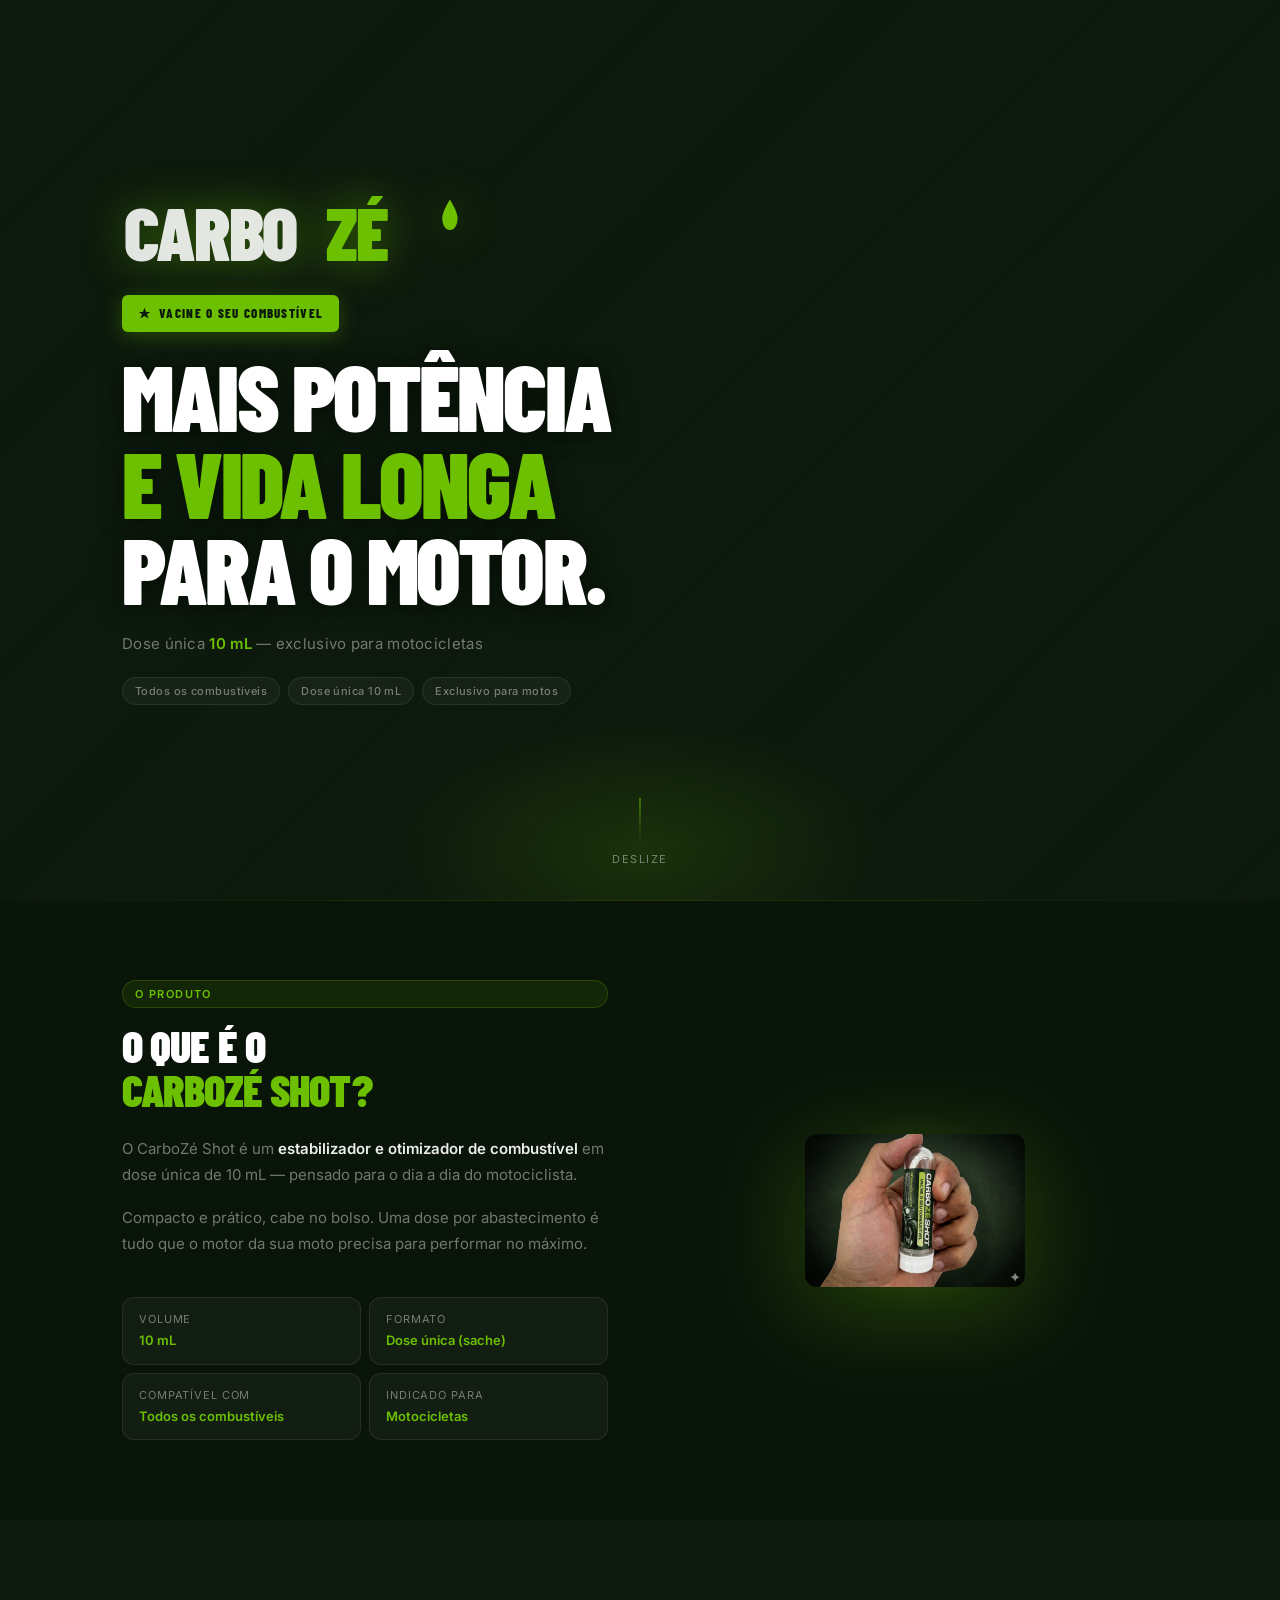
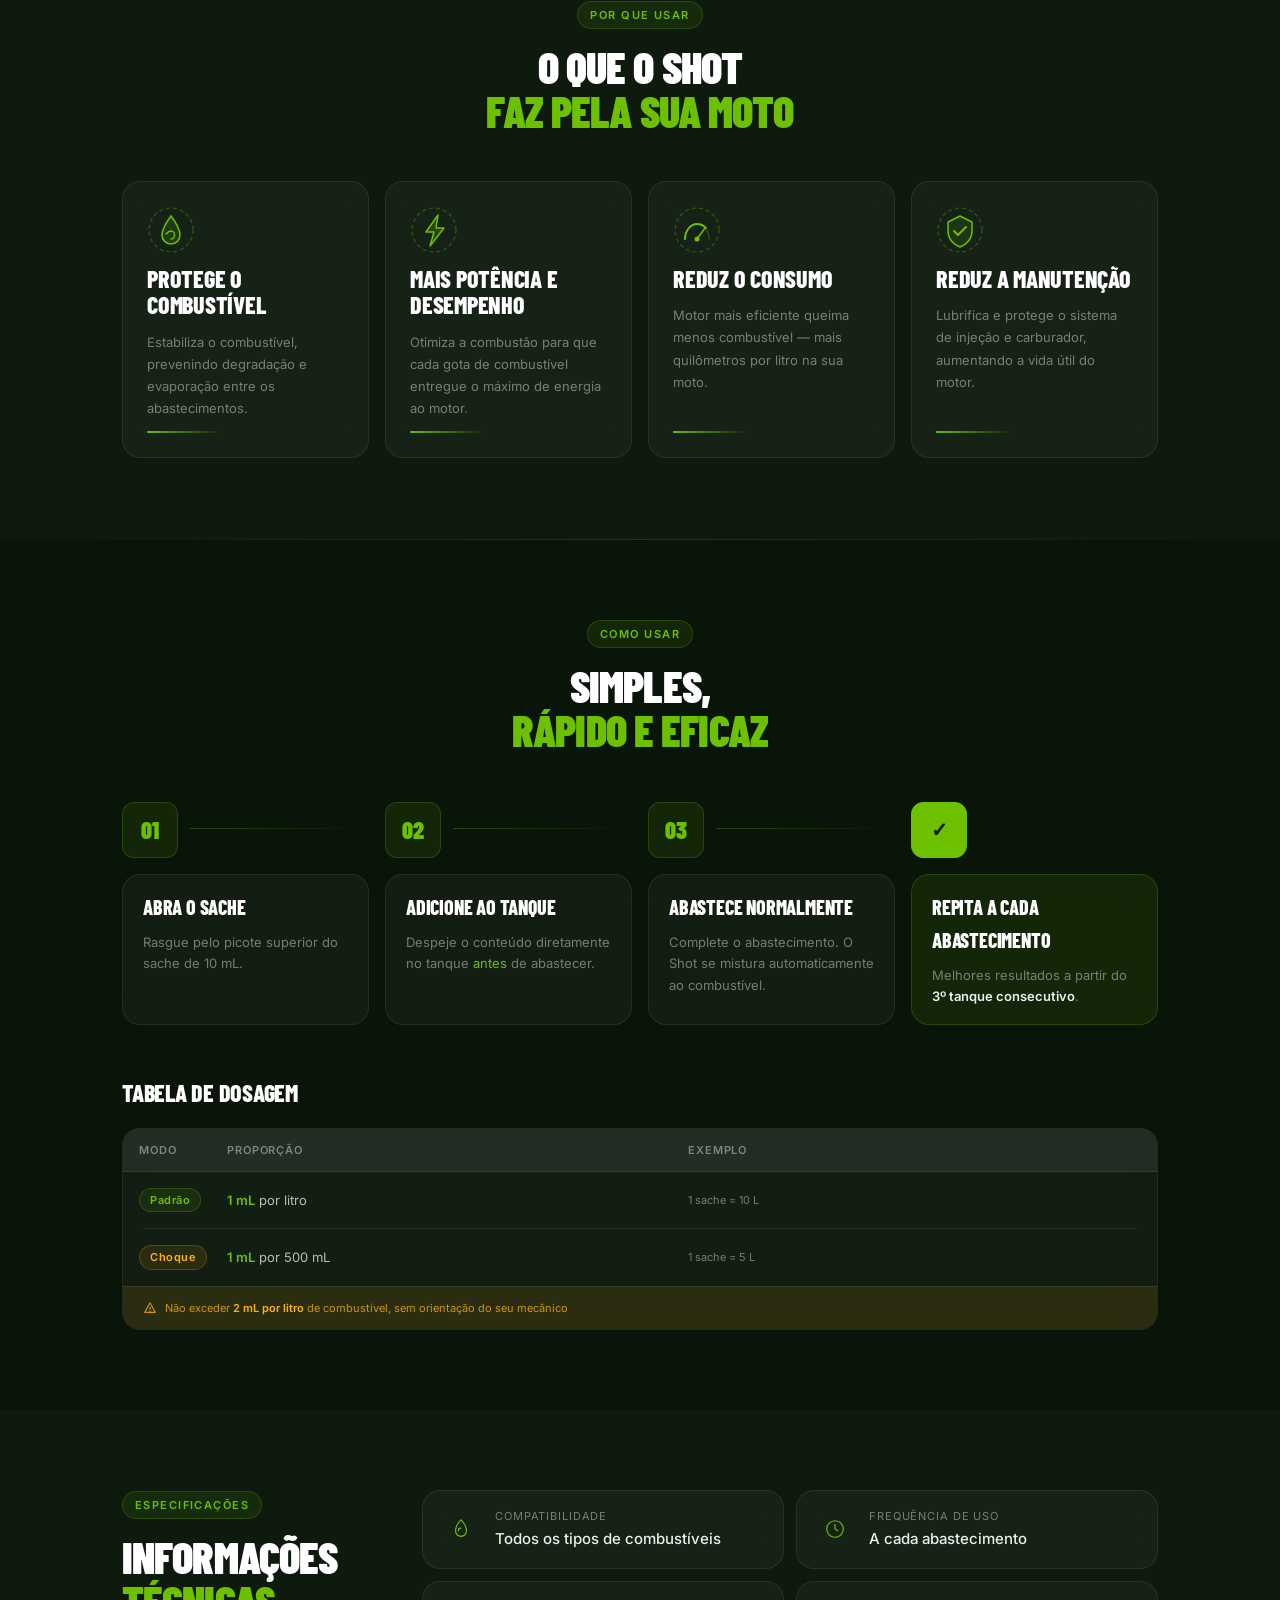
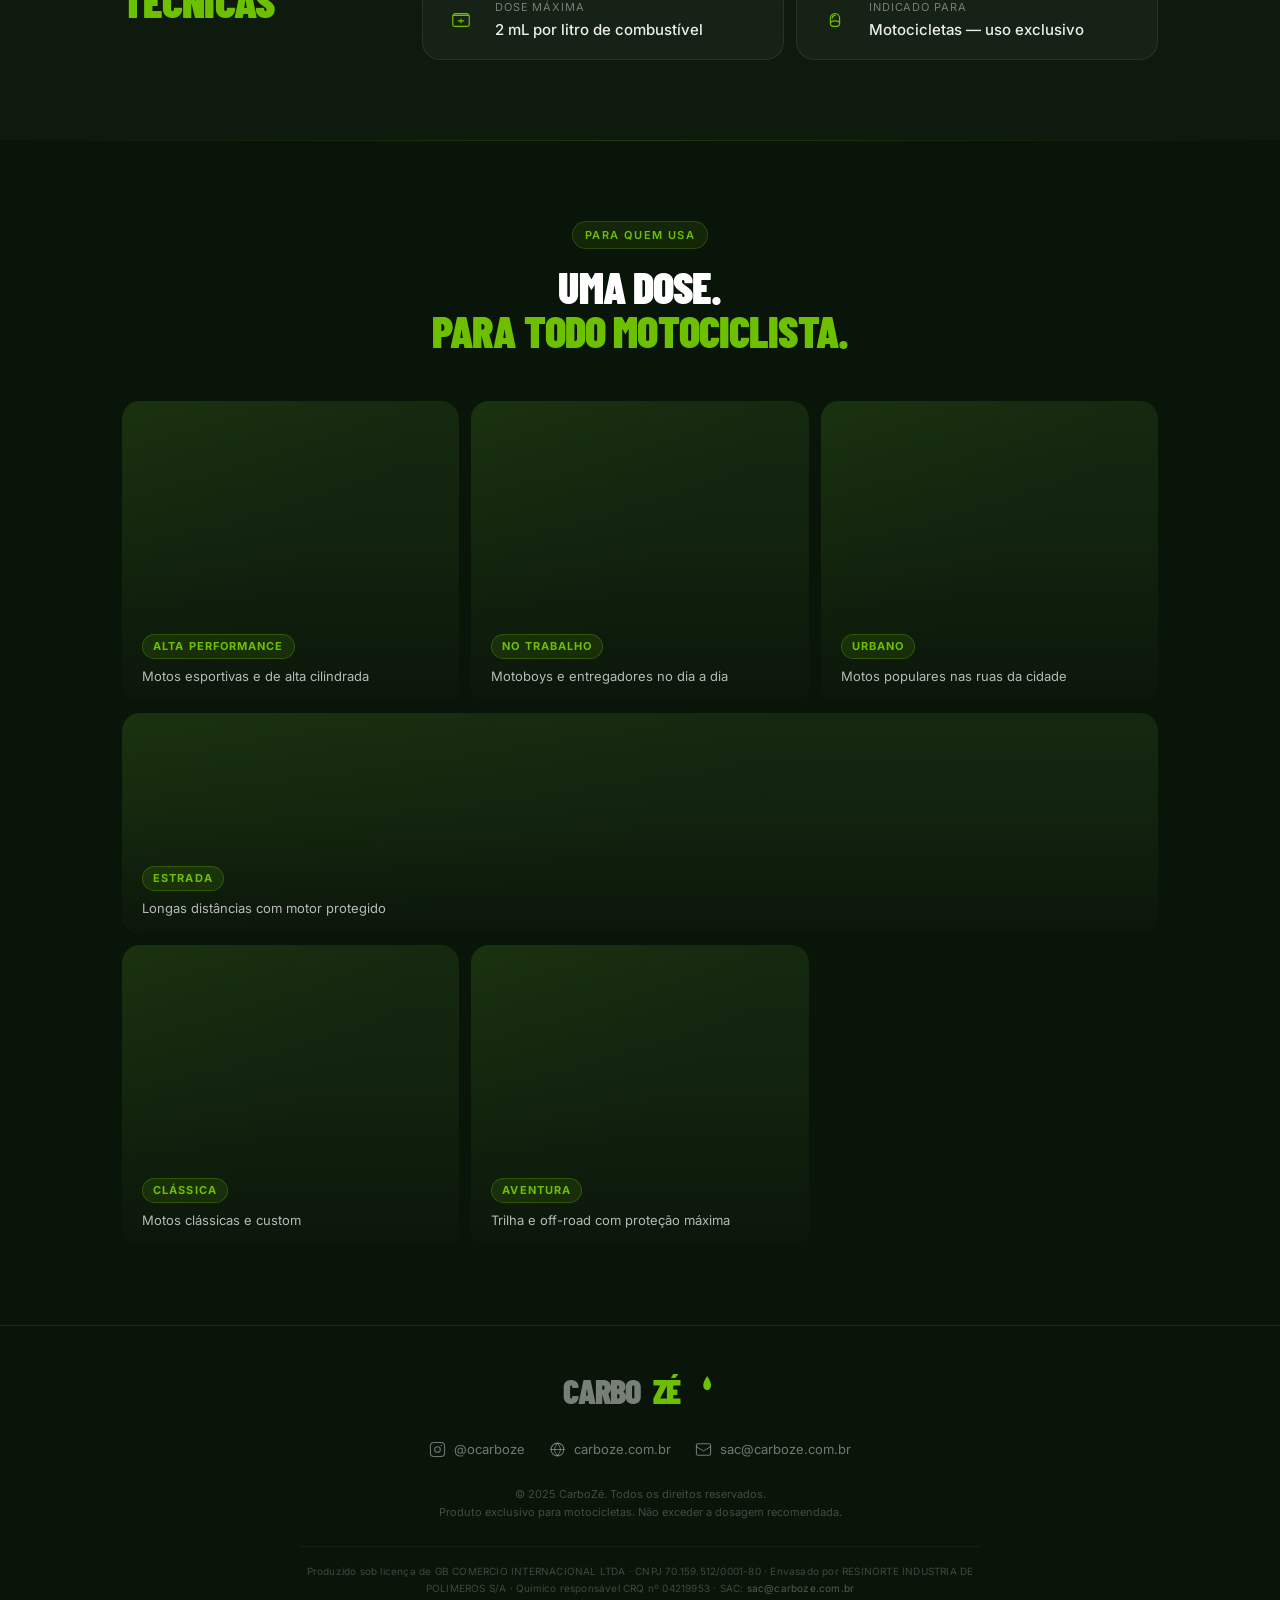
<file: index.html>
<!DOCTYPE html>
<html lang="pt-BR">
<head>
  <meta charset="UTF-8">
  <meta name="viewport" content="width=device-width, initial-scale=1.0, viewport-fit=cover">
  <title>CarboZé Shot — Vacine o Seu Combustível</title>

  <meta name="description" content="CarboZé Shot: estabilizador e otimizador de combustível em dose única 10mL, exclusivo para motocicletas. Mais potência e vida longa para o motor.">
  <meta name="keywords" content="CarboZé, Shot, estabilizador combustível, moto, motocicleta, aditivo combustível, sache">
  <meta name="author" content="CarboZé">
  <meta name="robots" content="index, follow">
  <link rel="canonical" href="https://shot.carboze.com.br">

  <meta property="og:type" content="website">
  <meta property="og:url" content="https://shot.carboze.com.br">
  <meta property="og:title" content="CarboZé Shot — Vacine o Seu Combustível">
  <meta property="og:description" content="Dose única 10mL. Mais potência e vida longa para o motor da sua moto. Compatível com todos os combustíveis.">
  <meta property="og:site_name" content="CarboZé">
  <meta name="twitter:card" content="summary_large_image">
  <meta name="twitter:title" content="CarboZé Shot — Vacine o Seu Combustível">
  <meta name="twitter:description" content="Estabilizador de combustível em dose única para motos.">

  <link rel="icon" href="data:image/svg+xml,<svg xmlns='http://www.w3.org/2000/svg' viewBox='0 0 100 100'><rect width='100' height='100' rx='20' fill='%230d1a0d'/><text x='50' y='76' text-anchor='middle' font-size='68' font-family='Impact,sans-serif' font-weight='900' fill='%236CC000'>Z</text></svg>">

  <link rel="preconnect" href="https://fonts.googleapis.com">
  <link rel="preconnect" href="https://fonts.gstatic.com" crossorigin>
  <link href="https://fonts.googleapis.com/css2?family=Barlow+Condensed:wght@400;600;700;800;900&family=Inter:wght@300;400;500;600&display=swap" rel="stylesheet">

  <link rel="stylesheet" href="css/style.css">
</head>
<body>

  <canvas id="particles-canvas" aria-hidden="true"></canvas>

  <!-- ═══════════════════════════════════════
       HERO
  ════════════════════════════════════════ -->
  <section class="hero" id="hero">
    <div class="hero__bg" aria-hidden="true">
      <video
        class="hero__video"
        src="https://carboze.com.br/assets/cz-fuel-pour-D7fFGdRa.mp4"
        autoplay
        muted
        loop
        playsinline
      ></video>
      <div class="hero__overlay"></div>
      <div class="hero__glow"></div>
    </div>

    <div class="hero__content container">
      <div class="hero__logo reveal reveal--up">
        <svg viewBox="0 0 310 66" xmlns="http://www.w3.org/2000/svg" role="img" aria-label="CarboZé" class="logo-svg">
          <title>CarboZé</title>
          <text x="2" y="60" font-family="'Barlow Condensed',Impact,'Arial Narrow',sans-serif" font-weight="900" font-size="68" fill="rgba(255,255,255,0.88)" letter-spacing="-2">CARBO</text>
          <text x="186" y="60" font-family="'Barlow Condensed',Impact,'Arial Narrow',sans-serif" font-weight="900" font-size="68" fill="#6CC000" letter-spacing="-2">ZÉ</text>
          <path d="M299,4 C299,4 292,15 292,21 C292,27.6 295.1,32 299,32 C302.9,32 306,27.6 306,21 C306,15 299,4 299,4Z" fill="#6CC000"/>
        </svg>
      </div>

      <div class="hero__badge reveal reveal--up" style="--delay:0.1s">
        <svg class="badge__icon" viewBox="0 0 16 16" fill="none" xmlns="http://www.w3.org/2000/svg" aria-hidden="true">
          <path d="M8 1L10 6H15L11 9L13 14L8 11L3 14L5 9L1 6H6L8 1Z" fill="#0d1a0d"/>
        </svg>
        <span>VACINE O SEU COMBUSTÍVEL</span>
      </div>

      <h1 class="hero__headline reveal reveal--up" style="--delay:0.2s">
        MAIS POTÊNCIA<br>
        <em>E VIDA LONGA</em><br>
        PARA O MOTOR.
      </h1>

      <p class="hero__sub reveal reveal--up" style="--delay:0.3s">
        Dose única <strong>10 mL</strong> &mdash; exclusivo para motocicletas
      </p>

      <div class="hero__chips reveal reveal--up" style="--delay:0.4s">
        <span class="chip">Todos os combustíveis</span>
        <span class="chip">Dose única 10 mL</span>
        <span class="chip">Exclusivo para motos</span>
      </div>
    </div>

    <div class="scroll-indicator" aria-hidden="true">
      <div class="scroll-indicator__line"></div>
      <span class="scroll-indicator__label">Deslize</span>
    </div>
  </section>


  <!-- ═══════════════════════════════════════
       O QUE É
  ════════════════════════════════════════ -->
  <section class="product" id="produto">
    <div class="container">
      <div class="product__grid">

        <div class="product__text">
          <span class="section-tag reveal reveal--left">O produto</span>
          <h2 class="section-title reveal reveal--left" style="--delay:0.1s">
            O QUE É O<br><span class="text-green">CARBOZÉ SHOT?</span>
          </h2>
          <p class="product__desc reveal reveal--left" style="--delay:0.15s">
            O CarboZé Shot é um <strong>estabilizador e otimizador de combustível</strong>
            em dose única de 10 mL — pensado para o dia a dia do motociclista.
          </p>
          <p class="product__desc reveal reveal--left" style="--delay:0.2s">
            Compacto e prático, cabe no bolso. Uma dose por abastecimento é tudo
            que o motor da sua moto precisa para performar no máximo.
          </p>
          <ul class="product__specs reveal reveal--left" style="--delay:0.25s" aria-label="Especificações do produto">
            <li><span class="spec-label">Volume</span><span class="spec-value">10 mL</span></li>
            <li><span class="spec-label">Formato</span><span class="spec-value">Dose única (sache)</span></li>
            <li><span class="spec-label">Compatível com</span><span class="spec-value">Todos os combustíveis</span></li>
            <li><span class="spec-label">Indicado para</span><span class="spec-value">Motocicletas</span></li>
          </ul>
        </div>

        <div class="product__visual reveal reveal--right" style="--delay:0.1s">
          <div class="product__mockup-wrap">
            <div class="product__glow-ring"></div>
            <img
              src="img/mockup.jpeg"
              alt="CarboZé Shot — tubo 10mL na mão"
              class="product__mockup-img"
              loading="lazy"
            />
          </div>
        </div>

      </div>
    </div>
  </section>


  <!-- ═══════════════════════════════════════
       BENEFÍCIOS
  ════════════════════════════════════════ -->
  <section class="benefits" id="beneficios">
    <div class="container">
      <div class="section-header reveal reveal--up">
        <span class="section-tag">Por que usar</span>
        <h2 class="section-title">
          O QUE O SHOT<br><span class="text-green">FAZ PELA SUA MOTO</span>
        </h2>
      </div>

      <div class="benefits__grid" role="list">

        <article class="benefit-card glass-card reveal reveal--up tilt-card" style="--delay:0.05s" role="listitem">
          <div class="benefit-card__icon" aria-hidden="true">
            <svg viewBox="0 0 48 48" fill="none" xmlns="http://www.w3.org/2000/svg">
              <circle cx="24" cy="24" r="22" stroke="#6CC000" stroke-width="1.2" stroke-dasharray="4 3" opacity="0.35"/>
              <path d="M24 10C24 10 15 22 15 29C15 34 19 38 24 38C29 38 33 34 33 29C33 22 24 10 24 10Z" fill="#6CC000" opacity="0.15"/>
              <path d="M24 10C24 10 15 22 15 29C15 34 19 38 24 38C29 38 33 34 33 29C33 22 24 10 24 10Z" stroke="#6CC000" stroke-width="1.5" fill="none"/>
              <path d="M19 28C19 28 21.5 25 24 25C26 25 27.5 27 27.5 29C27.5 31 26 33 24 33" stroke="#6CC000" stroke-width="1.5" stroke-linecap="round"/>
            </svg>
          </div>
          <h3 class="benefit-card__title">Protege o Combustível</h3>
          <p class="benefit-card__desc">Estabiliza o combustível, prevenindo degradação e evaporação entre os abastecimentos.</p>
          <div class="benefit-card__line" aria-hidden="true"></div>
        </article>

        <article class="benefit-card glass-card reveal reveal--up tilt-card" style="--delay:0.1s" role="listitem">
          <div class="benefit-card__icon" aria-hidden="true">
            <svg viewBox="0 0 48 48" fill="none" xmlns="http://www.w3.org/2000/svg">
              <circle cx="24" cy="24" r="22" stroke="#6CC000" stroke-width="1.2" stroke-dasharray="4 3" opacity="0.35"/>
              <path d="M28 9L16 26H24L20 40L34 22H26L28 9Z" fill="#6CC000" opacity="0.2"/>
              <path d="M28 9L16 26H24L20 40L34 22H26L28 9Z" stroke="#6CC000" stroke-width="1.5" stroke-linejoin="round"/>
            </svg>
          </div>
          <h3 class="benefit-card__title">Mais Potência e Desempenho</h3>
          <p class="benefit-card__desc">Otimiza a combustão para que cada gota de combustível entregue o máximo de energia ao motor.</p>
          <div class="benefit-card__line" aria-hidden="true"></div>
        </article>

        <article class="benefit-card glass-card reveal reveal--up tilt-card" style="--delay:0.15s" role="listitem">
          <div class="benefit-card__icon" aria-hidden="true">
            <svg viewBox="0 0 48 48" fill="none" xmlns="http://www.w3.org/2000/svg">
              <circle cx="24" cy="24" r="22" stroke="#6CC000" stroke-width="1.2" stroke-dasharray="4 3" opacity="0.35"/>
              <path d="M12 33C12 25 17.4 18 24 18C30.6 18 36 25 36 33" stroke="#6CC000" stroke-width="1.2" stroke-linecap="round" fill="none" opacity="0.35"/>
              <path d="M12 33C12 25 17.4 18 24 18C27.5 18 30.6 19.5 32.8 22" stroke="#6CC000" stroke-width="2" stroke-linecap="round" fill="none"/>
              <circle cx="24" cy="33" r="2.5" fill="#6CC000"/>
              <line x1="24" y1="33" x2="32" y2="22" stroke="#6CC000" stroke-width="1.5" stroke-linecap="round"/>
            </svg>
          </div>
          <h3 class="benefit-card__title">Reduz o Consumo</h3>
          <p class="benefit-card__desc">Motor mais eficiente queima menos combustível — mais quilômetros por litro na sua moto.</p>
          <div class="benefit-card__line" aria-hidden="true"></div>
        </article>

        <article class="benefit-card glass-card reveal reveal--up tilt-card" style="--delay:0.2s" role="listitem">
          <div class="benefit-card__icon" aria-hidden="true">
            <svg viewBox="0 0 48 48" fill="none" xmlns="http://www.w3.org/2000/svg">
              <circle cx="24" cy="24" r="22" stroke="#6CC000" stroke-width="1.2" stroke-dasharray="4 3" opacity="0.35"/>
              <path d="M24 10L36 16V25C36 32.5 30.5 38.8 24 41C17.5 38.8 12 32.5 12 25V16L24 10Z" fill="#6CC000" opacity="0.12"/>
              <path d="M24 10L36 16V25C36 32.5 30.5 38.8 24 41C17.5 38.8 12 32.5 12 25V16L24 10Z" stroke="#6CC000" stroke-width="1.5" stroke-linejoin="round" fill="none"/>
              <path d="M18 25L22 29L30 21" stroke="#6CC000" stroke-width="2" stroke-linecap="round" stroke-linejoin="round"/>
            </svg>
          </div>
          <h3 class="benefit-card__title">Reduz a Manutenção</h3>
          <p class="benefit-card__desc">Lubrifica e protege o sistema de injeção e carburador, aumentando a vida útil do motor.</p>
          <div class="benefit-card__line" aria-hidden="true"></div>
        </article>

      </div>
    </div>
  </section>


  <!-- ═══════════════════════════════════════
       MODO DE USO
  ════════════════════════════════════════ -->
  <section class="howto" id="como-usar">
    <div class="container">
      <div class="section-header reveal reveal--up">
        <span class="section-tag">Como usar</span>
        <h2 class="section-title">
          SIMPLES,<br><span class="text-green">RÁPIDO E EFICAZ</span>
        </h2>
      </div>

      <div class="steps" role="list">

        <div class="step reveal reveal--up" role="listitem" style="--delay:0.05s">
          <div class="step__head">
            <div class="step__number" aria-hidden="true">01</div>
            <div class="step__connector-h" aria-hidden="true"></div>
          </div>
          <div class="step__content glass-card">
            <h3 class="step__title">Abra o sache</h3>
            <p class="step__desc">Rasgue pelo picote superior do sache de 10 mL.</p>
          </div>
        </div>

        <div class="step reveal reveal--up" role="listitem" style="--delay:0.1s">
          <div class="step__head">
            <div class="step__number" aria-hidden="true">02</div>
            <div class="step__connector-h" aria-hidden="true"></div>
          </div>
          <div class="step__content glass-card">
            <h3 class="step__title">Adicione ao tanque</h3>
            <p class="step__desc">Despeje o conteúdo diretamente no tanque <em>antes</em> de abastecer.</p>
          </div>
        </div>

        <div class="step reveal reveal--up" role="listitem" style="--delay:0.15s">
          <div class="step__head">
            <div class="step__number" aria-hidden="true">03</div>
            <div class="step__connector-h" aria-hidden="true"></div>
          </div>
          <div class="step__content glass-card">
            <h3 class="step__title">Abastece normalmente</h3>
            <p class="step__desc">Complete o abastecimento. O Shot se mistura automaticamente ao combustível.</p>
          </div>
        </div>

        <div class="step step--last reveal reveal--up" role="listitem" style="--delay:0.2s">
          <div class="step__head">
            <div class="step__number step__number--done" aria-hidden="true">✓</div>
          </div>
          <div class="step__content glass-card step__content--done">
            <h3 class="step__title">Repita a cada abastecimento</h3>
            <p class="step__desc">Melhores resultados a partir do <strong>3º tanque consecutivo</strong>.</p>
          </div>
        </div>

      </div>

      <!-- Dosagem -->
      <div class="dosage reveal reveal--up" style="--delay:0.1s">
        <h3 class="dosage__title">Tabela de Dosagem</h3>
        <div class="dosage__table glass-card" role="table" aria-label="Tabela de dosagem CarboZé Shot">
          <div class="dosage__header" role="row">
            <span role="columnheader">Modo</span>
            <span role="columnheader">Proporção</span>
            <span role="columnheader">Exemplo</span>
          </div>
          <div class="dosage__row" role="row">
            <span role="cell"><span class="d-badge d-badge--std">Padrão</span></span>
            <span role="cell"><strong>1 mL</strong> por litro</span>
            <span role="cell" class="dosage__ex">1 sache = 10 L</span>
          </div>
          <div class="dosage__divider" aria-hidden="true"></div>
          <div class="dosage__row" role="row">
            <span role="cell"><span class="d-badge d-badge--shock">Choque</span></span>
            <span role="cell"><strong>1 mL</strong> por 500 mL</span>
            <span role="cell" class="dosage__ex">1 sache = 5 L</span>
          </div>
          <div class="dosage__warn" role="note">
            <svg viewBox="0 0 16 16" fill="none" xmlns="http://www.w3.org/2000/svg" width="14" height="14" aria-hidden="true">
              <path d="M8 2L14 13H2L8 2Z" stroke="currentColor" stroke-width="1.2" stroke-linejoin="round"/>
              <line x1="8" y1="7" x2="8" y2="10" stroke="currentColor" stroke-width="1.2" stroke-linecap="round"/>
              <circle cx="8" cy="12" r="0.7" fill="currentColor"/>
            </svg>
            <span>Não exceder <strong>2 mL por litro</strong> de combustível, sem orientação do seu mecânico</span>
          </div>
        </div>
      </div>

    </div>
  </section>


  <!-- ═══════════════════════════════════════
       INFORMAÇÕES TÉCNICAS
  ════════════════════════════════════════ -->
  <section class="tech" id="tecnico">
    <div class="container">
      <div class="tech__layout">
        <div class="tech__header reveal reveal--left">
          <span class="section-tag">Especificações</span>
          <h2 class="section-title">
            INFORMAÇÕES<br><span class="text-green">TÉCNICAS</span>
          </h2>
        </div>
        <div class="tech__items">
          <div class="tech-item glass-card reveal reveal--right" style="--delay:0s">
            <div class="tech-item__icon" aria-hidden="true">
              <svg viewBox="0 0 24 24" fill="none" xmlns="http://www.w3.org/2000/svg">
                <path d="M12 2C12 2 6 8 6 14C6 17.3 8.7 20 12 20C15.3 20 18 17.3 18 14C18 8 12 2 12 2Z" stroke="#6CC000" stroke-width="1.3"/>
                <path d="M9 14C9 12.3 10.3 11 12 11" stroke="#6CC000" stroke-width="1.3" stroke-linecap="round"/>
              </svg>
            </div>
            <div>
              <span class="tech-item__label">Compatibilidade</span>
              <span class="tech-item__value">Todos os tipos de combustíveis</span>
            </div>
          </div>
          <div class="tech-item glass-card reveal reveal--right" style="--delay:0.05s">
            <div class="tech-item__icon" aria-hidden="true">
              <svg viewBox="0 0 24 24" fill="none" xmlns="http://www.w3.org/2000/svg">
                <circle cx="12" cy="12" r="9" stroke="#6CC000" stroke-width="1.3"/>
                <path d="M12 7V12L15 14" stroke="#6CC000" stroke-width="1.3" stroke-linecap="round"/>
              </svg>
            </div>
            <div>
              <span class="tech-item__label">Frequência de uso</span>
              <span class="tech-item__value">A cada abastecimento</span>
            </div>
          </div>
          <div class="tech-item glass-card reveal reveal--right" style="--delay:0.1s">
            <div class="tech-item__icon" aria-hidden="true">
              <svg viewBox="0 0 24 24" fill="none" xmlns="http://www.w3.org/2000/svg">
                <path d="M3 7H21M3 7V17C3 18.1 3.9 19 5 19H19C20.1 19 21 18.1 21 17V7M3 7L5 5H19L21 7" stroke="#6CC000" stroke-width="1.3" stroke-linejoin="round"/>
                <line x1="12" y1="11" x2="12" y2="15" stroke="#6CC000" stroke-width="1.3" stroke-linecap="round"/>
                <line x1="9" y1="13" x2="15" y2="13" stroke="#6CC000" stroke-width="1.3" stroke-linecap="round"/>
              </svg>
            </div>
            <div>
              <span class="tech-item__label">Dose máxima</span>
              <span class="tech-item__value">2 mL por litro de combustível</span>
            </div>
          </div>
          <div class="tech-item glass-card reveal reveal--right" style="--delay:0.15s">
            <div class="tech-item__icon" aria-hidden="true">
              <svg viewBox="0 0 24 24" fill="none" xmlns="http://www.w3.org/2000/svg">
                <ellipse cx="12" cy="16" rx="5" ry="3" stroke="#6CC000" stroke-width="1.3"/>
                <path d="M7 16V10C7 7.2 9.2 5 12 5C14.8 5 17 7.2 17 10V16" stroke="#6CC000" stroke-width="1.3"/>
                <path d="M9 10C9 8.3 10.3 7 12 7" stroke="#6CC000" stroke-width="1.3" stroke-linecap="round"/>
              </svg>
            </div>
            <div>
              <span class="tech-item__label">Indicado para</span>
              <span class="tech-item__value">Motocicletas — uso exclusivo</span>
            </div>
          </div>
        </div>
      </div>
    </div>
  </section>


  <!-- ═══════════════════════════════════════
       GALERIA DE MOTOCICLETAS
  ════════════════════════════════════════ -->
  <section class="gallery" id="galeria">
    <div class="container">
      <div class="section-header reveal reveal--up">
        <span class="section-tag">Para quem usa</span>
        <h2 class="section-title">UMA DOSE.<br><span class="text-green">PARA TODO MOTOCICLISTA.</span></h2>
      </div>

      <div class="gallery__grid">

        <!-- Alta Performance: Yamaha R6 vermelha em pista — Pexels -->
        <div class="gallery__card reveal reveal--up" style="--delay:0.05s; --img:url('https://images.pexels.com/photos/2611690/pexels-photo-2611690.jpeg?auto=compress&cs=tinysrgb&w=800&h=600&fit=crop')">
          <div class="gallery__overlay"></div>
          <div class="gallery__info">
            <span class="gallery__tag">Alta Performance</span>
            <p class="gallery__caption">Motos esportivas e de alta cilindrada</p>
          </div>
        </div>

        <!-- No Trabalho: motociclista com mochila em rua urbana — Pexels -->
        <div class="gallery__card reveal reveal--up" style="--delay:0.1s; --img:url('https://images.pexels.com/photos/4518846/pexels-photo-4518846.jpeg?auto=compress&cs=tinysrgb&w=800&h=600&fit=crop')">
          <div class="gallery__overlay"></div>
          <div class="gallery__info">
            <span class="gallery__tag">No Trabalho</span>
            <p class="gallery__caption">Motoboys e entregadores no dia a dia</p>
          </div>
        </div>

        <!-- Urbano: moto esportiva na cidade — Pexels -->
        <div class="gallery__card reveal reveal--up" style="--delay:0.15s; --img:url('https://images.pexels.com/photos/1413412/pexels-photo-1413412.jpeg?auto=compress&cs=tinysrgb&w=800&h=600&fit=crop')">
          <div class="gallery__overlay"></div>
          <div class="gallery__info">
            <span class="gallery__tag">Urbano</span>
            <p class="gallery__caption">Motos populares nas ruas da cidade</p>
          </div>
        </div>

        <!-- Estrada: motociclista em estrada aberta — Pexels -->
        <div class="gallery__card gallery__card--wide reveal reveal--up" style="--delay:0.05s; --img:url('https://images.pexels.com/photos/2519374/pexels-photo-2519374.jpeg?auto=compress&cs=tinysrgb&w=1200&h=500&fit=crop')">
          <div class="gallery__overlay"></div>
          <div class="gallery__info">
            <span class="gallery__tag">Estrada</span>
            <p class="gallery__caption">Longas distâncias com motor protegido</p>
          </div>
        </div>

        <!-- Clássica: Harley Davidson custom — Pexels -->
        <div class="gallery__card reveal reveal--up" style="--delay:0.1s; --img:url('https://images.pexels.com/photos/2519378/pexels-photo-2519378.jpeg?auto=compress&cs=tinysrgb&w=800&h=600&fit=crop')">
          <div class="gallery__overlay"></div>
          <div class="gallery__info">
            <span class="gallery__tag">Clássica</span>
            <p class="gallery__caption">Motos clássicas e custom</p>
          </div>
        </div>

        <!-- Aventura: moto off-road em trilha — Pexels -->
        <div class="gallery__card reveal reveal--up" style="--delay:0.15s; --img:url('https://images.pexels.com/photos/163210/motorcycles-race-helmets-pilots-163210.jpeg?auto=compress&cs=tinysrgb&w=800&h=600&fit=crop')">
          <div class="gallery__overlay"></div>
          <div class="gallery__info">
            <span class="gallery__tag">Aventura</span>
            <p class="gallery__caption">Trilha e off-road com proteção máxima</p>
          </div>
        </div>

      </div>
    </div>
  </section>


  <!-- ═══════════════════════════════════════
       FOOTER
  ════════════════════════════════════════ -->
  <footer class="footer">
    <div class="container">
      <div class="footer__logo">
        <svg viewBox="0 0 240 52" xmlns="http://www.w3.org/2000/svg" role="img" aria-label="CarboZé" height="34">
          <text x="2" y="46" font-family="'Barlow Condensed',Impact,sans-serif" font-weight="900" font-size="52" fill="rgba(255,255,255,0.45)" letter-spacing="-2">CARBO</text>
          <text x="139" y="46" font-family="'Barlow Condensed',Impact,sans-serif" font-weight="900" font-size="52" fill="#6CC000" letter-spacing="-2">ZÉ</text>
          <path d="M222,3 C222,3 216,12 216,17 C216,21.4 218.7,25 222,25 C225.3,25 228,21.4 228,17 C228,12 222,3 222,3Z" fill="#6CC000"/>
        </svg>
      </div>

      <nav class="footer__links" aria-label="Links do rodapé">
        <a href="https://www.instagram.com/ocarboze" target="_blank" rel="noopener noreferrer" class="footer__link" aria-label="Instagram @ocarboze">
          <svg viewBox="0 0 24 24" fill="none" xmlns="http://www.w3.org/2000/svg" width="17" height="17" aria-hidden="true">
            <rect x="2" y="2" width="20" height="20" rx="5" stroke="currentColor" stroke-width="1.5"/>
            <circle cx="12" cy="12" r="4" stroke="currentColor" stroke-width="1.5"/>
            <circle cx="17.5" cy="6.5" r="1" fill="currentColor"/>
          </svg>
          @ocarboze
        </a>
        <a href="https://carboze.com.br" target="_blank" rel="noopener noreferrer" class="footer__link">
          <svg viewBox="0 0 24 24" fill="none" xmlns="http://www.w3.org/2000/svg" width="17" height="17" aria-hidden="true">
            <circle cx="12" cy="12" r="9" stroke="currentColor" stroke-width="1.5"/>
            <path d="M2 12H22M12 3C9 7 8 9.5 8 12C8 14.5 9 17 12 21M12 3C15 7 16 9.5 16 12C16 14.5 15 17 12 21" stroke="currentColor" stroke-width="1.3"/>
          </svg>
          carboze.com.br
        </a>
        <a href="mailto:sac@carboze.com.br" class="footer__link">
          <svg viewBox="0 0 24 24" fill="none" xmlns="http://www.w3.org/2000/svg" width="17" height="17" aria-hidden="true">
            <rect x="2" y="4" width="20" height="16" rx="2" stroke="currentColor" stroke-width="1.5"/>
            <path d="M2 8L12 14L22 8" stroke="currentColor" stroke-width="1.4" stroke-linecap="round"/>
          </svg>
          sac@carboze.com.br
        </a>
      </nav>

      <p class="footer__copy">
        &copy; 2025 CarboZé. Todos os direitos reservados.<br>
        <span>Produto exclusivo para motocicletas. Não exceder a dosagem recomendada.</span>
      </p>

      <p class="footer__legal">
        Produzido sob licença de GB COMERCIO INTERNACIONAL LTDA &middot; CNPJ 70.159.512/0001-80 &middot;
        Envasado por RESINORTE INDUSTRIA DE POLIMEROS S/A &middot; Químico responsável CRQ nº 04219953 &middot;
        SAC: <a href="mailto:sac@carboze.com.br">sac@carboze.com.br</a>
      </p>
    </div>
  </footer>

  <script src="js/main.js"></script>
</body>
</html>
</file>
<file: css/style.css>
/* =========================================
   CARBOZÉ SHOT — Design System Ultra-Premium
   mobile-first | dark tech | glassmorphism
   ========================================= */

/* ─── 1. Tokens ──────────────────────────── */
:root {
  --c-bg:           #0d1a0d;
  --c-bg-2:         #0a150a;
  --c-bg-3:         #111f11;
  --c-green:        #6CC000;
  --c-green-bright: #82e000;
  --c-green-dim:    rgba(108,192,0,0.10);
  --c-green-glow:   rgba(108,192,0,0.22);
  --c-green-border: rgba(108,192,0,0.22);
  --c-white:        #FFFFFF;
  --c-100:          rgba(255,255,255,0.92);
  --c-200:          rgba(255,255,255,0.70);
  --c-400:          rgba(255,255,255,0.42);
  --c-600:          rgba(255,255,255,0.18);
  --c-surface:      rgba(255,255,255,0.04);
  --c-surface-2:    rgba(255,255,255,0.07);
  --c-border:       rgba(255,255,255,0.08);
  --c-amber:        #ffb400;
  --c-amber-dim:    rgba(255,180,0,0.10);
  --c-amber-border: rgba(255,180,0,0.22);

  --f-display: 'Barlow Condensed', Impact, 'Arial Narrow', sans-serif;
  --f-body:    'Inter', system-ui, -apple-system, sans-serif;

  --fs-xs:   0.6875rem;
  --fs-sm:   0.8125rem;
  --fs-base: 0.9375rem;
  --fs-lg:   1.0625rem;
  --fs-xl:   1.25rem;
  --fs-2xl:  1.5rem;
  --fs-3xl:  2rem;
  --fs-4xl:  2.75rem;
  --fs-hero: clamp(2.6rem, 13vw, 5.75rem);

  --sp-1:  0.25rem;
  --sp-2:  0.5rem;
  --sp-3:  0.75rem;
  --sp-4:  1rem;
  --sp-5:  1.25rem;
  --sp-6:  1.5rem;
  --sp-8:  2rem;
  --sp-10: 2.5rem;
  --sp-12: 3rem;
  --sp-16: 4rem;
  --sp-20: 5rem;
  --sp-24: 6rem;

  --r-sm:  6px;
  --r-md:  12px;
  --r-lg:  18px;
  --r-xl:  26px;

  --shadow-green: 0 0 40px rgba(108,192,0,0.14);
  --shadow-card:  0 8px 32px rgba(0,0,0,0.45);

  --t-fast:   140ms ease;
  --t-base:   260ms ease;
  --t-slow:   480ms ease;
  --t-spring: 380ms cubic-bezier(0.34,1.56,0.64,1);
}

/* ─── 2. Reset ───────────────────────────── */
*,*::before,*::after { box-sizing: border-box; margin: 0; padding: 0; }

html {
  scroll-behavior: smooth;
  -webkit-text-size-adjust: 100%;
  font-size: 16px;
}

body {
  font-family: var(--f-body);
  background-color: var(--c-bg);
  color: var(--c-200);
  line-height: 1.65;
  overflow-x: hidden;
  -webkit-font-smoothing: antialiased;
  -moz-osx-font-smoothing: grayscale;
}

img  { display: block; max-width: 100%; }
a    { color: inherit; text-decoration: none; }
ul   { list-style: none; }
em   { font-style: normal; color: var(--c-green); }
strong { font-weight: 600; color: var(--c-100); }

/* ─── 3. Particles ───────────────────────── */
#particles-canvas {
  position: fixed;
  inset: 0;
  pointer-events: none;
  z-index: 0;
  opacity: 0.45;
}

/* ─── 4. Layout ──────────────────────────── */
.container {
  width: 100%;
  max-width: 1100px;
  margin: 0 auto;
  padding: 0 var(--sp-5);
  position: relative;
  z-index: 1;
}

/* ─── 5. Glass Card ──────────────────────── */
.glass-card {
  background: var(--c-surface);
  border: 1px solid var(--c-border);
  backdrop-filter: blur(14px);
  -webkit-backdrop-filter: blur(14px);
  border-radius: var(--r-lg);
  transition:
    border-color var(--t-base),
    box-shadow var(--t-base),
    transform var(--t-base);
}
.glass-card:hover {
  border-color: var(--c-green-border);
  box-shadow: var(--shadow-green);
}

/* ─── 6. Section Tag ─────────────────────── */
.section-tag {
  display: inline-block;
  font-family: var(--f-body);
  font-size: var(--fs-xs);
  font-weight: 600;
  letter-spacing: 0.13em;
  text-transform: uppercase;
  color: var(--c-green);
  background: var(--c-green-dim);
  border: 1px solid var(--c-green-border);
  padding: var(--sp-1) var(--sp-3);
  border-radius: 100px;
  margin-bottom: var(--sp-4);
}

/* ─── 7. Section Title ───────────────────── */
.section-title {
  font-family: var(--f-display);
  font-size: var(--fs-4xl);
  font-weight: 900;
  line-height: 1.0;
  letter-spacing: -0.02em;
  color: var(--c-white);
  text-transform: uppercase;
  margin-bottom: var(--sp-6);
}
.text-green { color: var(--c-green); }

/* ─── 8. Section Header ──────────────────── */
.section-header { text-align: center; margin-bottom: var(--sp-12); }

/* ─── 9. Chip ────────────────────────────── */
.chip {
  display: inline-flex;
  align-items: center;
  font-size: var(--fs-xs);
  font-weight: 500;
  letter-spacing: 0.04em;
  color: var(--c-400);
  background: var(--c-surface);
  border: 1px solid var(--c-border);
  padding: var(--sp-1) var(--sp-3);
  border-radius: 100px;
}

/* ─── 10. Reveal Animations ──────────────── */
.reveal {
  opacity: 0;
  transition:
    opacity 0.65s ease var(--delay, 0s),
    transform 0.65s cubic-bezier(0.25,0.46,0.45,0.94) var(--delay, 0s);
}
.reveal--up    { transform: translateY(36px); }
.reveal--left  { transform: translateX(-36px); }
.reveal--right { transform: translateX(36px); }
.reveal.visible { opacity: 1; transform: none; }

/* ─── 11. Logo SVG ───────────────────────── */
.logo-svg {
  width: 210px;
  height: auto;
  filter: drop-shadow(0 0 22px rgba(108,192,0,0.45));
}


/* ══════════════════════════════════════════
   HERO
══════════════════════════════════════════ */
.hero {
  position: relative;
  min-height: 100svh;
  min-height: 100vh;
  display: flex;
  flex-direction: column;
  justify-content: center;
  overflow: hidden; /* contém o glow e qualquer overflow */
}

.hero__bg {
  position: absolute;
  inset: 0;
  z-index: 0;
}

.hero__img,
.hero__video {
  width: 100%;
  height: 100%;
  object-fit: cover;
  object-position: center 35%;
}

.hero__overlay {
  position: absolute;
  inset: 0;
  background: linear-gradient(
    135deg,
    rgba(13,26,13,0.93) 0%,
    rgba(13,26,13,0.72) 55%,
    rgba(13,26,13,0.90) 100%
  );
}

.hero__glow {
  position: absolute;
  bottom: -80px;
  left: 50%;
  transform: translateX(-50%);
  width: min(500px, 100vw);
  height: 260px;
  background: radial-gradient(ellipse, rgba(108,192,0,0.14) 0%, transparent 70%);
  pointer-events: none;
}

.hero__content {
  position: relative;
  z-index: 1;
  padding-top: clamp(5rem, 18vw, 8rem);
  padding-bottom: clamp(5rem, 18vw, 8rem);
  display: flex;
  flex-direction: column;
  align-items: flex-start;
  gap: var(--sp-5);
}

/* Badge */
.hero__badge {
  display: inline-flex;
  align-items: center;
  gap: var(--sp-2);
  background: var(--c-green);
  color: #0a1a0a;
  font-family: var(--f-display);
  font-size: var(--fs-sm);
  font-weight: 800;
  letter-spacing: 0.1em;
  text-transform: uppercase;
  padding: var(--sp-2) var(--sp-4);
  border-radius: var(--r-sm);
  box-shadow: 0 4px 20px rgba(108,192,0,0.3);
}
.badge__icon { width: 13px; height: 13px; flex-shrink: 0; }

/* Headline */
.hero__headline {
  font-family: var(--f-display);
  font-size: var(--fs-hero);
  font-weight: 900;
  line-height: 0.94;
  letter-spacing: -0.03em;
  color: var(--c-white);
  text-transform: uppercase;
  text-shadow: 0 2px 24px rgba(0,0,0,0.5);
}

.hero__sub {
  font-size: var(--fs-base);
  color: var(--c-400);
  font-weight: 400;
  letter-spacing: 0.02em;
}
.hero__sub strong { color: var(--c-green); }

.hero__chips { display: flex; flex-wrap: wrap; gap: var(--sp-2); }

/* Scroll indicator */
.scroll-indicator {
  position: absolute;
  bottom: var(--sp-8);
  left: 50%;
  transform: translateX(-50%);
  display: flex;
  flex-direction: column;
  align-items: center;
  gap: var(--sp-2);
  z-index: 1;
}
.scroll-indicator__line {
  width: 1px;
  height: 44px;
  background: linear-gradient(to bottom, var(--c-green), transparent);
  animation: pulse-line 2s ease-in-out infinite;
}
.scroll-indicator__label {
  font-size: var(--fs-xs);
  letter-spacing: 0.13em;
  text-transform: uppercase;
  color: var(--c-400);
}
@keyframes pulse-line {
  0%,100% { opacity: 1; }
  50%      { opacity: 0.35; }
}


/* ══════════════════════════════════════════
   PRODUCT
══════════════════════════════════════════ */
.product {
  padding: var(--sp-20) 0;
  background: var(--c-bg-2);
  position: relative;
  z-index: 1;
}
.product::before {
  content: '';
  position: absolute;
  top: 0; left: 0; right: 0;
  height: 1px;
  background: linear-gradient(to right, transparent, var(--c-green-border), transparent);
}

.product__grid {
  display: grid;
  grid-template-columns: 1fr;
  gap: var(--sp-12);
  align-items: center;
}

.product__text { display: flex; flex-direction: column; }

.product__desc {
  font-size: var(--fs-base);
  color: var(--c-400);
  line-height: 1.75;
  margin-bottom: var(--sp-4);
}

.product__specs {
  margin-top: var(--sp-6);
  display: grid;
  grid-template-columns: 1fr 1fr;
  gap: var(--sp-2);
}
.product__specs li {
  display: flex;
  flex-direction: column;
  padding: var(--sp-3) var(--sp-4);
  background: var(--c-surface);
  border: 1px solid var(--c-border);
  border-radius: var(--r-md);
  transition: border-color var(--t-base);
}
.product__specs li:hover { border-color: var(--c-green-border); }

.spec-label {
  font-size: var(--fs-xs);
  letter-spacing: 0.08em;
  text-transform: uppercase;
  color: var(--c-400);
  margin-bottom: 2px;
}
.spec-value {
  font-size: var(--fs-sm);
  font-weight: 600;
  color: var(--c-green);
}

/* Sache visual */
.product__visual { display: flex; justify-content: center; }

.product__sache-wrapper,
.product__mockup-wrap {
  position: relative;
  display: flex;
  justify-content: center;
}

.product__mockup-img {
  width: 220px;
  height: auto;
  position: relative;
  z-index: 1;
  filter: drop-shadow(0 20px 48px rgba(108,192,0,0.28));
  animation: sache-float 4s ease-in-out infinite;
  border-radius: 12px;
}

.product__glow-ring {
  position: absolute;
  top: 50%; left: 50%;
  transform: translate(-50%,-50%);
  width: 200px;
  height: 200px;
  border-radius: 50%;
  background: radial-gradient(circle, rgba(108,192,0,0.18) 0%, transparent 70%);
  animation: glow-pulse 3.5s ease-in-out infinite;
  pointer-events: none;
}
@keyframes glow-pulse {
  0%,100% { opacity: 0.5; transform: translate(-50%,-50%) scale(1); }
  50%      { opacity: 1;   transform: translate(-50%,-50%) scale(1.12); }
}

.sache-mockup {
  width: 155px;
  position: relative;
  z-index: 1;
  filter: drop-shadow(0 20px 40px rgba(108,192,0,0.28));
  animation: sache-float 4s ease-in-out infinite;
}
@keyframes sache-float {
  0%,100% { transform: translateY(0); }
  50%      { transform: translateY(-14px); }
}


/* ══════════════════════════════════════════
   BENEFITS
══════════════════════════════════════════ */
.benefits {
  padding: var(--sp-20) 0;
  position: relative;
  z-index: 1;
}

.benefits__grid {
  display: grid;
  grid-template-columns: 1fr;
  gap: var(--sp-4);
}

.benefit-card {
  padding: var(--sp-6);
  display: flex;
  flex-direction: column;
  gap: var(--sp-3);
  cursor: default;
  will-change: transform;
}

.benefit-card__icon { width: 48px; height: 48px; flex-shrink: 0; }
.benefit-card__icon svg { width: 48px; height: 48px; }

.benefit-card__title {
  font-family: var(--f-display);
  font-size: var(--fs-2xl);
  font-weight: 800;
  color: var(--c-white);
  text-transform: uppercase;
  letter-spacing: -0.01em;
  line-height: 1.1;
}

.benefit-card__desc {
  font-size: var(--fs-sm);
  color: var(--c-400);
  line-height: 1.7;
  flex: 1;
}

.benefit-card__line {
  height: 2px;
  background: linear-gradient(to right, var(--c-green), transparent);
  border-radius: 1px;
  width: 38%;
  transition: width var(--t-slow);
}
.benefit-card:hover .benefit-card__line { width: 78%; }


/* ══════════════════════════════════════════
   HOW TO USE
══════════════════════════════════════════ */
.howto {
  padding: var(--sp-20) 0;
  background: var(--c-bg-2);
  position: relative;
  z-index: 1;
}
.howto::before {
  content: '';
  position: absolute;
  top: 0; left: 0; right: 0;
  height: 1px;
  background: linear-gradient(to right, transparent, var(--c-green-border), transparent);
}

/* Steps — mobile: vertical */
.steps {
  display: flex;
  flex-direction: column;
  gap: var(--sp-2);
  margin-bottom: var(--sp-12);
}

.step {
  display: grid;
  grid-template-columns: 56px auto 1fr;
  gap: 0 var(--sp-4);
  align-items: start;
}

.step__head {
  display: contents;
}

.step__number {
  width: 56px;
  height: 56px;
  display: flex;
  align-items: center;
  justify-content: center;
  font-family: var(--f-display);
  font-size: var(--fs-2xl);
  font-weight: 900;
  color: var(--c-green);
  background: var(--c-green-dim);
  border: 1px solid var(--c-green-border);
  border-radius: var(--r-md);
  flex-shrink: 0;
  letter-spacing: -0.02em;
  align-self: start;
  margin-top: 2px;
}
.step__number--done {
  background: var(--c-green);
  color: #0a1a0a;
  border-color: var(--c-green);
  font-size: var(--fs-xl);
}

.step__connector-h {
  width: 1px;
  background: linear-gradient(to bottom, rgba(108,192,0,0.3), transparent);
  align-self: stretch;
  margin: var(--sp-14) auto 0;
  /* mobile: vertical line between number and next step */
}

.step--last .step__connector-h { display: none; }

.step__content {
  padding: var(--sp-4) var(--sp-5);
  margin-bottom: var(--sp-4);
  grid-column: 3;
}
.step__content--done {
  border-color: var(--c-green-border);
  background: var(--c-green-dim);
}

.step__title {
  font-family: var(--f-display);
  font-size: var(--fs-xl);
  font-weight: 800;
  color: var(--c-white);
  text-transform: uppercase;
  letter-spacing: -0.01em;
  margin-bottom: var(--sp-2);
}
.step__desc {
  font-size: var(--fs-sm);
  color: var(--c-400);
  line-height: 1.65;
}

/* Dosage */
.dosage { margin-top: var(--sp-4); }

.dosage__title {
  font-family: var(--f-display);
  font-size: var(--fs-2xl);
  font-weight: 800;
  color: var(--c-white);
  text-transform: uppercase;
  letter-spacing: -0.01em;
  margin-bottom: var(--sp-4);
}

.dosage__table { overflow: hidden; }

.dosage__header {
  display: grid;
  grid-template-columns: 80px 1fr 1fr;
  gap: var(--sp-2);
  padding: var(--sp-3) var(--sp-4);
  background: var(--c-surface-2);
  border-bottom: 1px solid var(--c-border);
  font-size: var(--fs-xs);
  font-weight: 600;
  letter-spacing: 0.08em;
  text-transform: uppercase;
  color: var(--c-400);
}
.dosage__row {
  display: grid;
  grid-template-columns: 80px 1fr 1fr;
  gap: var(--sp-2);
  padding: var(--sp-4) var(--sp-4);
  align-items: center;
  font-size: var(--fs-sm);
  color: var(--c-200);
}
.dosage__row strong { color: var(--c-green); }
.dosage__ex { color: var(--c-400); font-size: var(--fs-xs); }
.dosage__divider { height: 1px; background: var(--c-border); margin: 0 var(--sp-5); }

.d-badge {
  display: inline-block;
  padding: 2px 10px;
  border-radius: 100px;
  font-size: var(--fs-xs);
  font-weight: 600;
  letter-spacing: 0.05em;
}
.d-badge--std {
  background: var(--c-green-dim);
  color: var(--c-green);
  border: 1px solid var(--c-green-border);
}
.d-badge--shock {
  background: var(--c-amber-dim);
  color: var(--c-amber);
  border: 1px solid var(--c-amber-border);
}

.dosage__warn {
  display: flex;
  align-items: center;
  gap: var(--sp-2);
  padding: var(--sp-3) var(--sp-5);
  background: var(--c-amber-dim);
  border-top: 1px solid var(--c-border);
  font-size: var(--fs-xs);
  color: rgba(255,180,0,0.78);
}
.dosage__warn strong { color: var(--c-amber); }


/* ══════════════════════════════════════════
   TECH
══════════════════════════════════════════ */
.tech {
  padding: var(--sp-20) 0;
  position: relative;
  z-index: 1;
}

.tech__layout {
  display: grid;
  grid-template-columns: 1fr;
  gap: var(--sp-10);
}

.tech__items {
  display: grid;
  grid-template-columns: 1fr;
  gap: var(--sp-3);
}

.tech-item {
  display: flex;
  align-items: center;
  gap: var(--sp-4);
  padding: var(--sp-4) var(--sp-5);
}
.tech-item__icon {
  width: 36px; height: 36px;
  flex-shrink: 0;
  display: flex;
  align-items: center;
  justify-content: center;
}
.tech-item__icon svg { width: 22px; height: 22px; }

.tech-item__label {
  display: block;
  font-size: var(--fs-xs);
  letter-spacing: 0.08em;
  text-transform: uppercase;
  color: var(--c-400);
  margin-bottom: 2px;
}
.tech-item__value {
  display: block;
  font-size: var(--fs-base);
  font-weight: 500;
  color: var(--c-100);
}


/* ══════════════════════════════════════════
   GALLERY
══════════════════════════════════════════ */
.gallery {
  padding: var(--sp-20) 0;
  background: var(--c-bg-2);
  position: relative;
  z-index: 1;
}
.gallery::before {
  content: '';
  position: absolute;
  top: 0; left: 0; right: 0;
  height: 1px;
  background: linear-gradient(to right, transparent, var(--c-green-border), transparent);
}

.gallery__grid {
  display: grid;
  grid-template-columns: 1fr;
  gap: var(--sp-3);
}

.gallery__card {
  position: relative;
  height: 220px;
  border-radius: var(--r-lg);
  overflow: hidden;
  background-image: var(--img, none);
  background-color: #162a10;
  background-size: cover;
  background-position: center;
  transition: transform var(--t-base);
  cursor: default;
}
.gallery__card:hover { transform: scale(1.015); }

.gallery__card::before {
  content: '';
  position: absolute;
  inset: 0;
  background: linear-gradient(135deg, rgba(108,192,0,0.07) 0%, transparent 55%);
  z-index: 1;
  pointer-events: none;
}

.gallery__overlay {
  position: absolute;
  inset: 0;
  background: linear-gradient(
    to top,
    rgba(10,21,10,0.92) 0%,
    rgba(10,21,10,0.35) 55%,
    rgba(10,21,10,0.08) 100%
  );
  z-index: 1;
}

.gallery__info {
  position: absolute;
  bottom: 0; left: 0; right: 0;
  padding: var(--sp-4) var(--sp-5);
  z-index: 2;
}

.gallery__tag {
  display: inline-block;
  font-size: var(--fs-xs);
  font-weight: 700;
  letter-spacing: 0.1em;
  text-transform: uppercase;
  color: var(--c-green);
  background: rgba(108,192,0,0.12);
  border: 1px solid rgba(108,192,0,0.28);
  padding: 2px 10px;
  border-radius: 100px;
  margin-bottom: var(--sp-2);
}

.gallery__caption {
  font-size: var(--fs-sm);
  color: var(--c-200);
  font-weight: 400;
  line-height: 1.4;
}


/* ══════════════════════════════════════════
   FOOTER
══════════════════════════════════════════ */
.footer {
  padding: var(--sp-12) 0;
  background: var(--c-bg-2);
  border-top: 1px solid var(--c-border);
  position: relative;
  z-index: 1;
}
.footer .container {
  display: flex;
  flex-direction: column;
  align-items: center;
  gap: var(--sp-6);
  text-align: center;
}

.footer__links {
  display: flex;
  flex-wrap: wrap;
  justify-content: center;
  gap: var(--sp-4) var(--sp-6);
}
.footer__link {
  display: inline-flex;
  align-items: center;
  gap: var(--sp-2);
  font-size: var(--fs-sm);
  color: var(--c-400);
  transition: color var(--t-fast);
}
.footer__link:hover { color: var(--c-green); }

.footer__copy {
  font-size: var(--fs-xs);
  color: var(--c-400);
  opacity: 0.55;
  line-height: 1.7;
}

.footer__legal {
  font-size: 0.625rem;
  color: rgba(255,255,255,0.22);
  line-height: 1.7;
  text-align: center;
  max-width: 680px;
  border-top: 1px solid rgba(255,255,255,0.05);
  padding-top: var(--sp-4);
  letter-spacing: 0.02em;
}
.footer__legal a {
  color: rgba(255,255,255,0.3);
  transition: color var(--t-fast);
}
.footer__legal a:hover { color: var(--c-green); }


/* ══════════════════════════════════════════
   RESPONSIVE
══════════════════════════════════════════ */
@media (min-width: 480px) {
  .logo-svg { width: 260px; }
}

@media (min-width: 640px) {
  .benefits__grid { grid-template-columns: 1fr 1fr; }
  .tech__items    { grid-template-columns: 1fr 1fr; }
  .gallery__grid  { grid-template-columns: 1fr 1fr; }
  .gallery__card  { height: 260px; }
  .gallery__card--wide { grid-column: 1 / -1; height: 200px; }
}

@media (min-width: 768px) {
  .product__grid {
    grid-template-columns: 1fr 1fr;
    gap: var(--sp-16);
  }
  .tech__layout {
    grid-template-columns: 260px 1fr;
    align-items: start;
  }
  .logo-svg { width: 300px; }
}

@media (min-width: 900px) {
  .benefits__grid { grid-template-columns: repeat(4, 1fr); }
  .logo-svg       { width: 340px; }
  .gallery__grid  { grid-template-columns: 1fr 1fr 1fr; }
  .gallery__card  { height: 300px; }
  .gallery__card--wide { grid-column: 1 / -1; height: 220px; }

  /* Horizontal steps on desktop */
  .steps {
    flex-direction: row;
    align-items: stretch;
    gap: 0;
  }
  .step {
    display: flex;
    flex-direction: column;
    align-items: flex-start;
    gap: var(--sp-4);
    flex: 1;
    padding-right: var(--sp-4);
  }
  .step:last-child { padding-right: 0; }

  .step__head {
    display: flex;
    align-items: center;
    gap: var(--sp-3);
    width: 100%;
  }
  .step__connector-h {
    flex: 1;
    width: auto;
    height: 1px;
    margin: 0;
    background: linear-gradient(to right, rgba(108,192,0,0.3), transparent);
    align-self: center;
  }
  .step--last .step__connector-h { display: none; }

  .step__content {
    flex: 1;
    margin-bottom: 0;
    grid-column: auto;
  }

  .legal__grid { grid-template-columns: 1fr 1fr 1fr; }
}

@media (min-width: 1100px) {
  .container { padding: 0 var(--sp-8); }
}

/* ─── Reduced motion ─────────────────────── */
@media (prefers-reduced-motion: reduce) {
  .reveal { opacity: 1; transform: none; }
  .sache-mockup { animation: none; }
  .product__glow-ring { animation: none; }
  .scroll-indicator__line { animation: none; }
}
</file>
